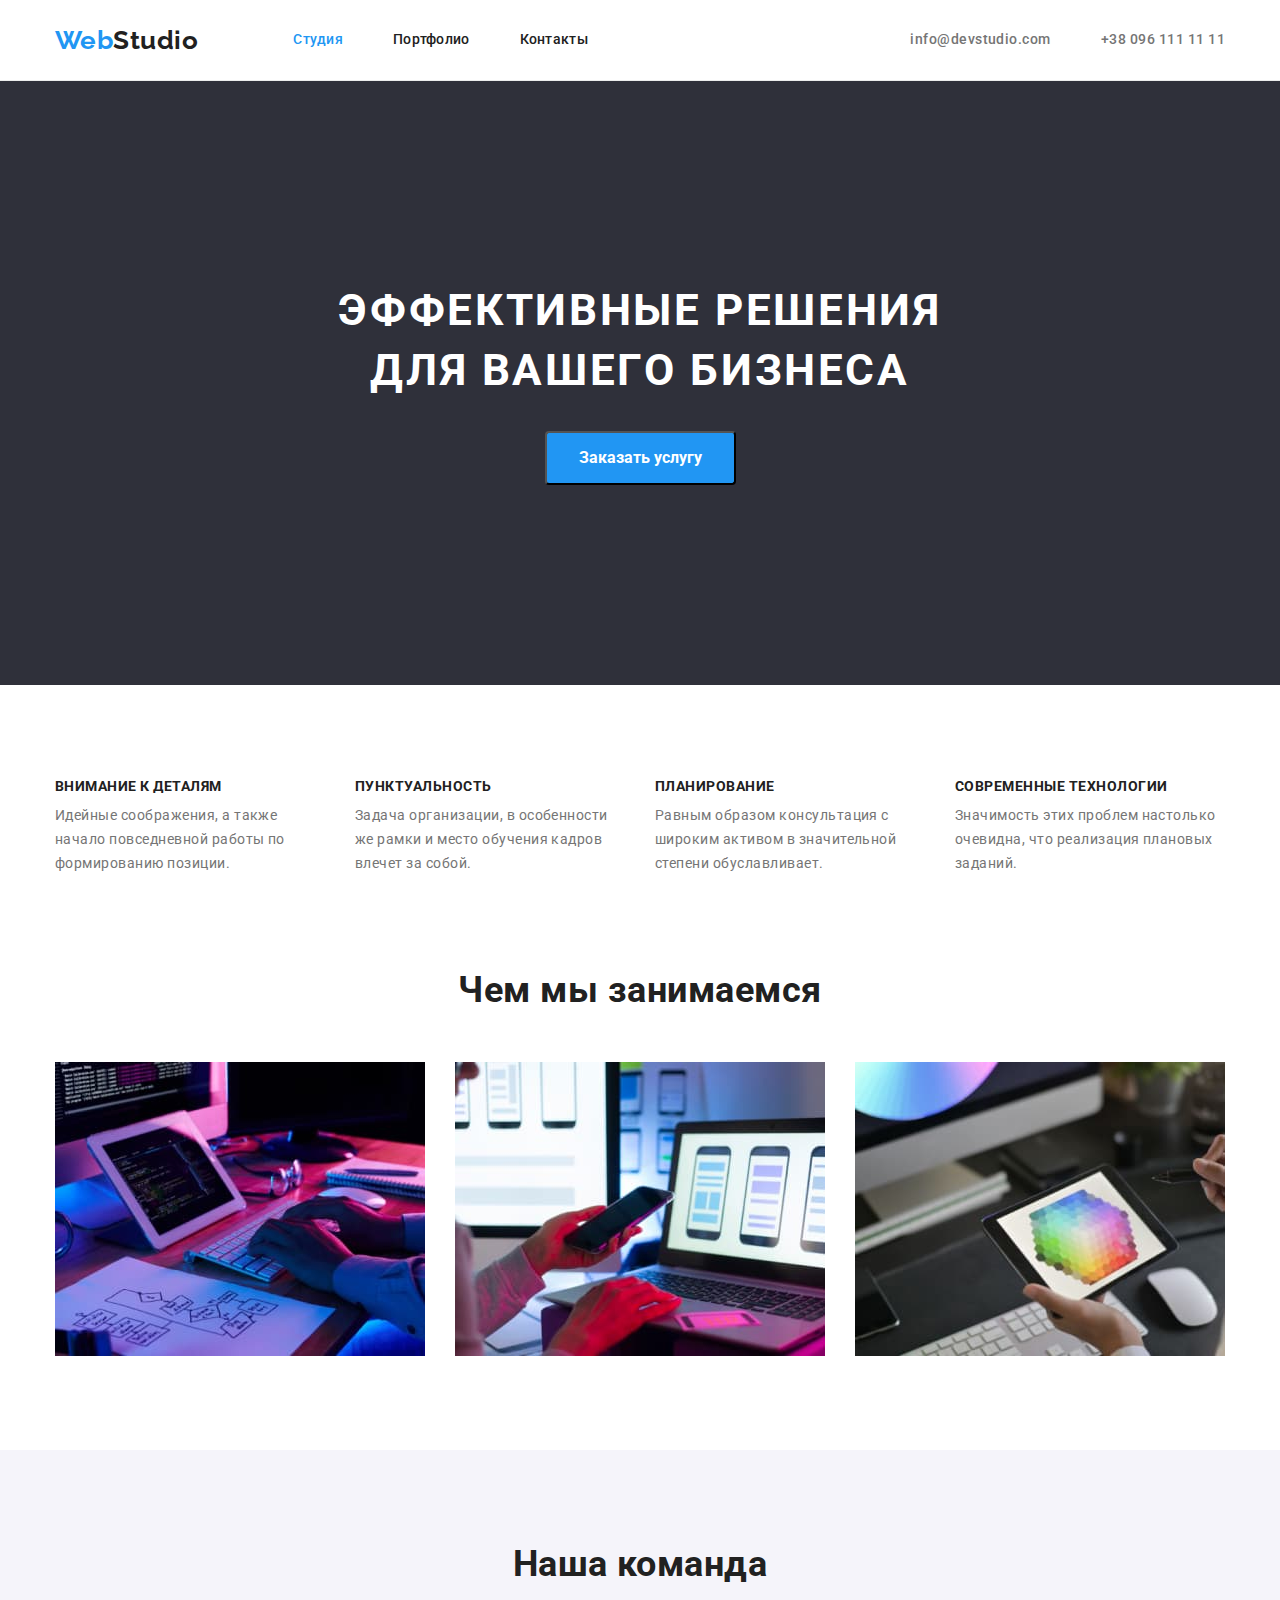
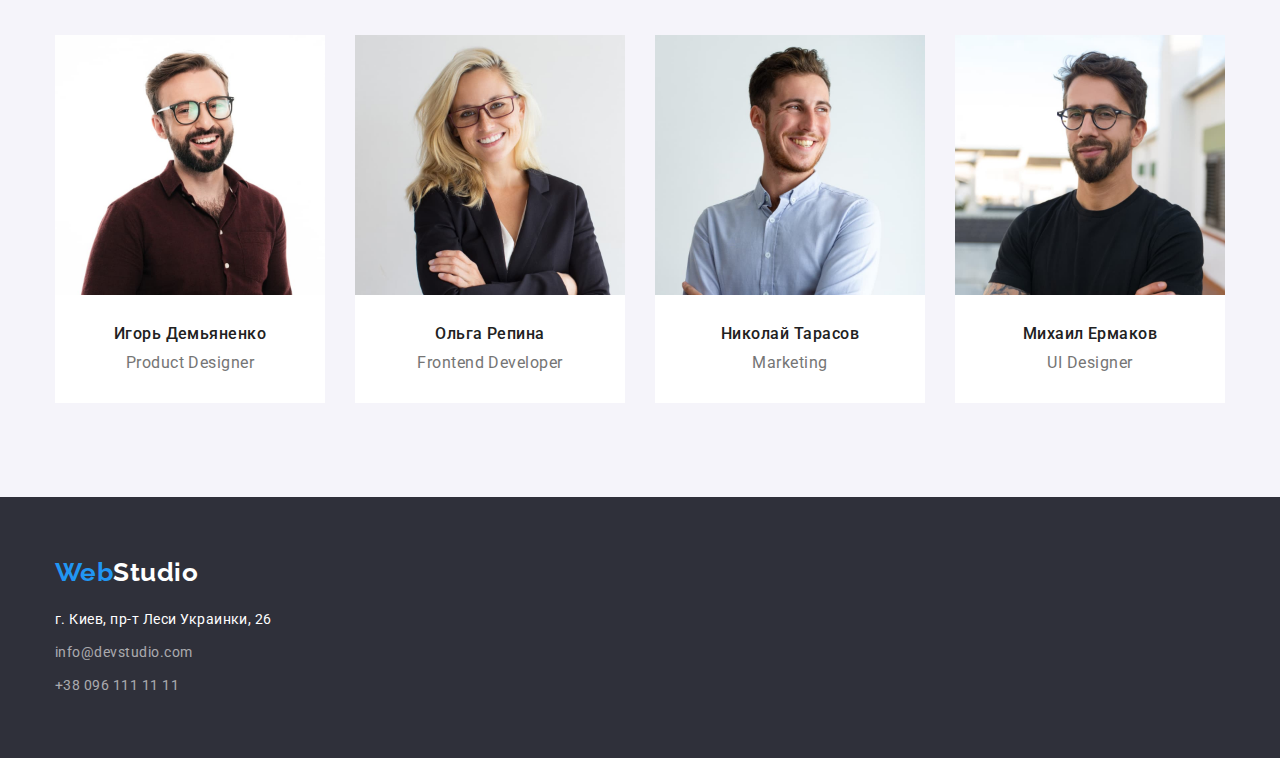
<file: index.html>
<!DOCTYPE html>
<html lang="en">
  <head>
    <meta charset="UTF-8" />
    <meta http-equiv="X-UA-Compatible" content="IE=edge" />
    <meta name="viewport" content="width=device-width, initial-scale=1.0" />
    <title>WebStudio</title>
    <link rel="preconnect" href="https://fonts.googleapis.com" />
    <link rel="preconnect" href="https://fonts.gstatic.com" crossorigin />
    <link
      href="https://fonts.googleapis.com/css2?family=Raleway:wght@700&family=Roboto:wght@400;500;700;900&display=swap"
      rel="stylesheet"
    />
    <link
      rel="stylesheet"
      href="https://cdnjs.cloudflare.com/ajax/libs/modern-normalize/1.1.0/modern-normalize.min.css"
    />
    <link rel="stylesheet" href="./css/styles.css" />
  </head>
  <body>
    <header>
      <div class="container nav">
        <nav>
          <a href="./index.html" class="logo"
            >Web<span class="logo-color">Studio</span></a
          >
          <ul class="site-nav list">
            <li class="item"><a href="" class="link current">Студия</a></li>
            <li class="item">
              <a href="./portfolio.html" class="link">Портфолио</a>
            </li>
            <li class="item"><a href="" class="link">Контакты</a></li>
          </ul>
        </nav>
        <ul class="auth-nav list">
          <li class="item">
            <a href="mailto:info@devstudio.com" class="contacts link"
              >info@devstudio.com</a
            >
          </li>
          <li class="item">
            <a href="tel:+380961111111" class="contacts link"
              >+38 096 111 11 11</a
            >
          </li>
        </ul>
      </div>
    </header>
    <main>
      <section class="hero">
        <div class="container">
          <h1 class="hero-title">
            Эффективные решения <br />
            для вашего бизнеса
          </h1>
          <button type="button" class="button-hero">Заказать услугу</button>
        </div>
      </section>
      <section class="section">
        <div class="container">
          <h2 class="section-title visually-hidden">Наши преимущества</h2>
          <ul class="features list">
            <li class="item">
              <h3 class="title">Внимание к деталям</h3>
              <p class="features-description">
                Идейные соображения, а также начало повседневной работы по
                формированию позиции.
              </p>
            </li>
            <li class="item">
              <h3 class="title">Пунктуальность</h3>
              <p class="features-description">
                Задача организации, в особенности же рамки и место обучения
                кадров влечет за собой.
              </p>
            </li>
            <li class="item">
              <h3 class="title">Планирование</h3>
              <p class="features-description">
                Равным образом консультация с широким активом в значительной
                степени обуславливает.
              </p>
            </li>
            <li class="item">
              <h3 class="title">Современные технологии</h3>
              <p class="features-description">
                Значимость этих проблем настолько очевидна, что реализация
                плановых заданий.
              </p>
            </li>
          </ul>
        </div>
      </section>
      <section class="section no-top-padding">
        <div class="container">
          <h2 class="section-title">Чем мы занимаемся</h2>

          <ul class="directions-list list">
            <li class="item">
              <img src="./images/img.jpeg" alt="Программирование" width="370" />
            </li>
            <li class="item">
              <img
                src="./images/img2.jpeg"
                alt="Мобильные приложения"
                width="370"
              />
            </li>
            <li class="item">
              <img src="./images/img3.jpeg" alt="Дизайн" width="370" />
            </li>
          </ul>
        </div>
      </section>
      <section class="section team">
        <div class="container">
          <h2 class="section-title">Наша команда</h2>
          <ul class="members-list list">
            <li class="item">
              <img
                src="./images/img4.jpeg"
                alt="Игорь Демьяненко"
                width="270"
                class="member-photo"
              />
              <div class="member-description">
                <h3 class="member-name">Игорь Демьяненко</h3>
                <p class="work-position">Product Designer</p>
              </div>
            </li>
            <li class="item">
              <img
                src="./images/img5.jpeg"
                alt="Ольга Репина"
                width="270"
                class="member-photo"
              />
              <div class="member-description">
                <h3 class="member-name">Ольга Репина</h3>
                <p class="work-position">Frontend Developer</p>
              </div>
            </li>
            <li class="item">
              <img
                src="./images/img6.jpeg"
                alt="Николай Тарасов"
                width="270"
                class="member-photo"
              />
              <div class="member-description">
                <h3 class="member-name">Николай Тарасов</h3>
                <p class="work-position">Marketing</p>
              </div>
            </li>
            <li class="item">
              <img
                src="./images/img7.jpeg"
                alt="Михаил Ермаков"
                width="270"
                class="member-photo"
              />
              <div class="member-description">
                <h3 class="member-name">Михаил Ермаков</h3>
                <p class="work-position">UI Designer</p>
              </div>
            </li>
          </ul>
        </div>
      </section>
    </main>
    <footer class="footer">
      <div class="container">
        <a href="./index.html" class="logo"
          >Web<span class="logo-bottom">Studio</span></a
        >

        <address>
          <span class="street">г. Киев, пр-т Леси Украинки, 26</span>
          <ul class="list">
            <li class="list-item">
              <a href="mailto:info@devstudio.com" class="contacts-bottom link"
                >info@devstudio.com</a
              >
            </li>
            <li class="list-item">
              <a href="tel:+380961111111" class="contacts-bottom link"
                >+38 096 111 11 11</a
              >
            </li>
          </ul>
        </address>
      </div>
    </footer>
  </body>
</html>
</file>
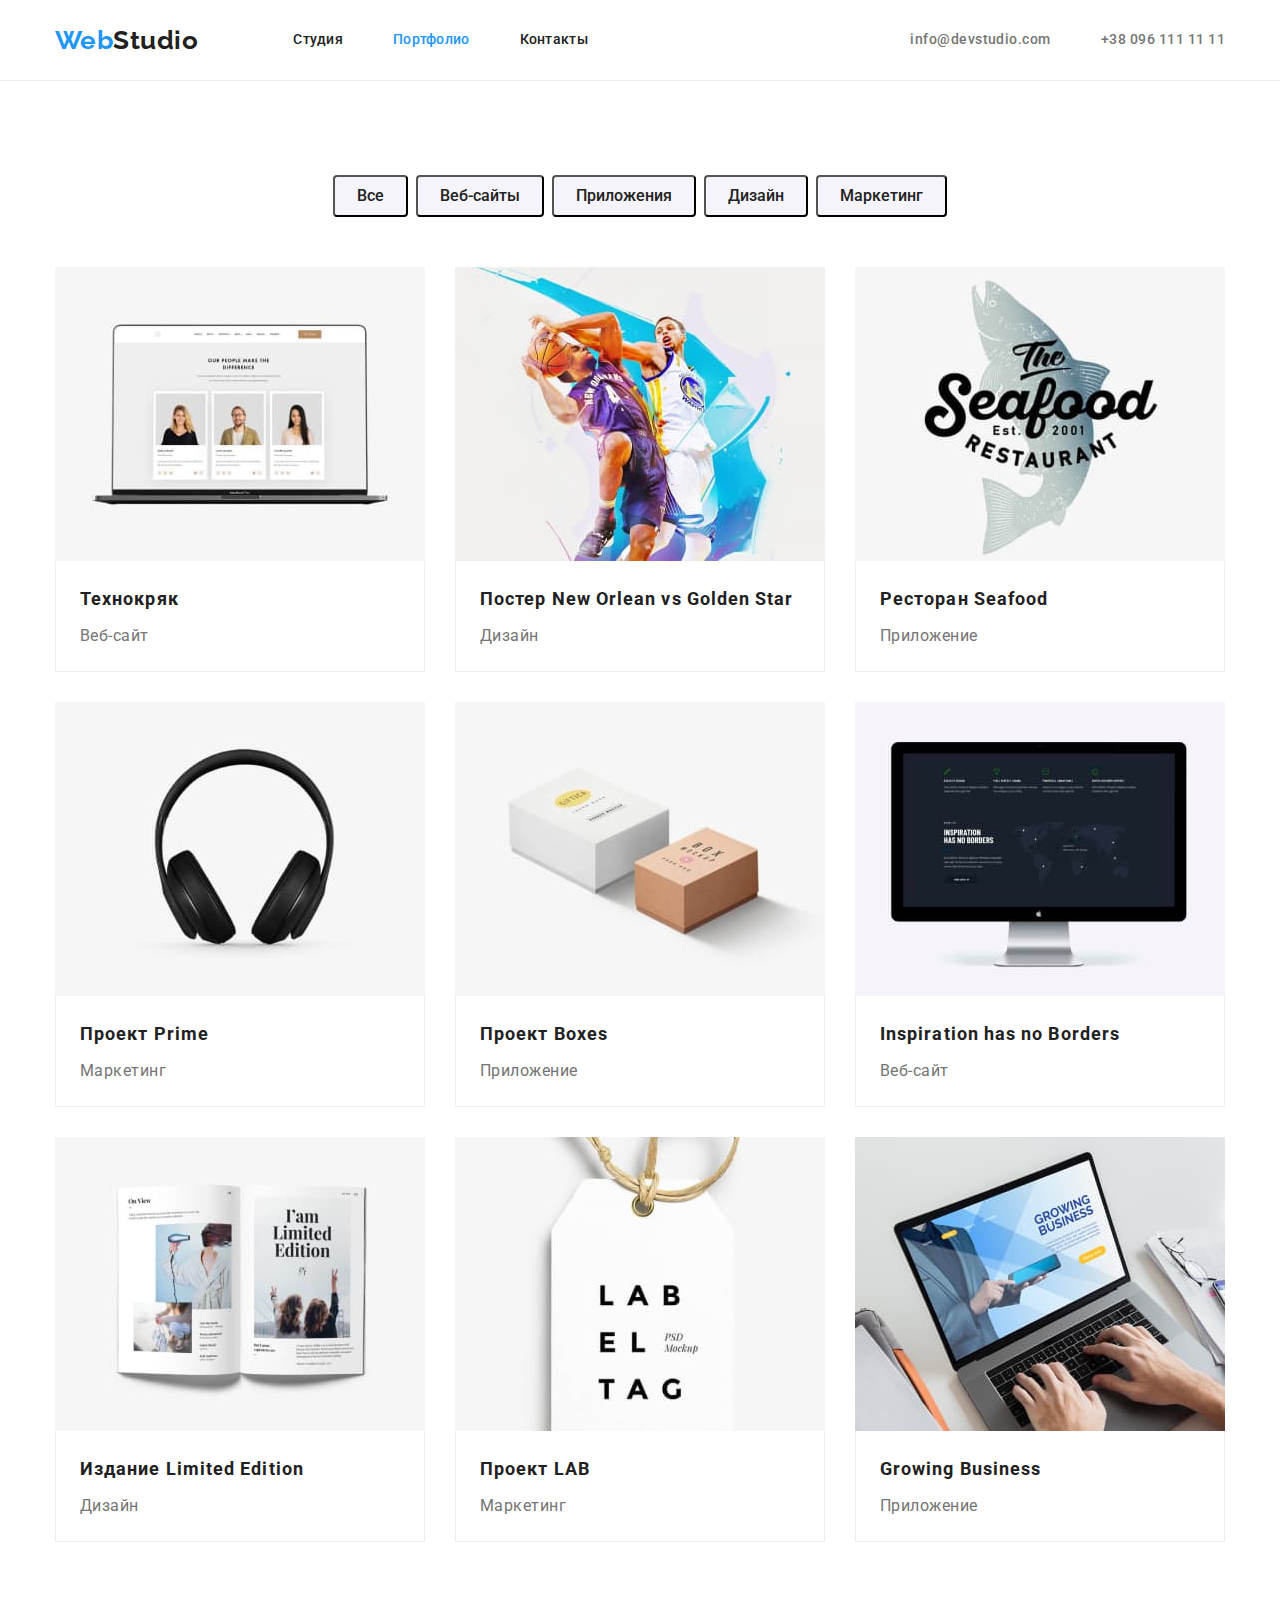
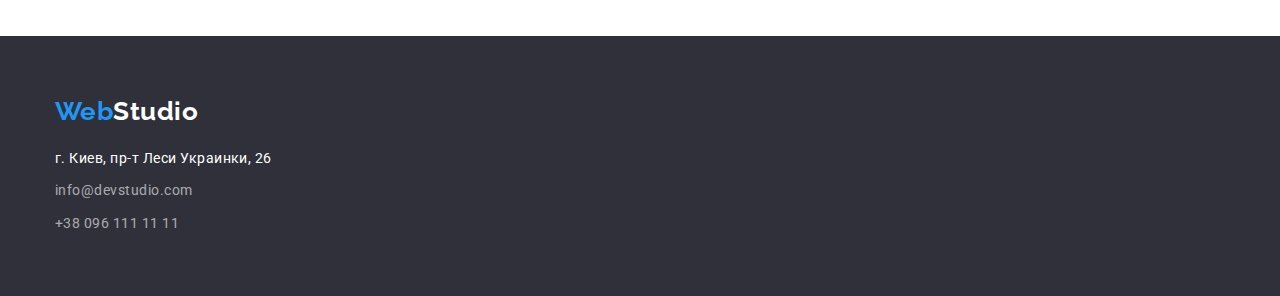
<file: portfolio.html>
<!DOCTYPE html>
<html lang="en">
  <head>
    <meta charset="UTF-8" />
    <meta http-equiv="X-UA-Compatible" content="IE=edge" />
    <meta name="viewport" content="width=device-width, initial-scale=1.0" />
    <title>WebStudio</title>
    <link rel="preconnect" href="https://fonts.googleapis.com" />
    <link rel="preconnect" href="https://fonts.gstatic.com" crossorigin />
    <link
      href="https://fonts.googleapis.com/css2?family=Raleway:wght@700&family=Roboto:wght@400;500;700;900&display=swap"
      rel="stylesheet"
    />
    <link
      rel="stylesheet"
      href="https://cdnjs.cloudflare.com/ajax/libs/modern-normalize/1.1.0/modern-normalize.min.css"
    />
    <link rel="stylesheet" href="./css/styles.css" />
  </head>
  <body>
    <header>
      <div class="container nav">
        <nav>
          <a href="./index.html" class="logo"
            >Web<span class="logo-color">Studio</span></a
          >
          <ul class="site-nav list">
            <li class="item"><a href="./index.html" class="link">Студия</a></li>
            <li class="item">
              <a href="" class="link current">Портфолио</a>
            </li>
            <li class="item"><a href="" class="link">Контакты</a></li>
          </ul>
        </nav>
        <ul class="auth-nav list">
          <li class="item">
            <a href="mailto:info@devstudio.com" class="contacts link"
              >info@devstudio.com</a
            >
          </li class="item">
          <li>
            <a href="tel:+380961111111" class="contacts link"
              >+38 096 111 11 11</a
            >
          </li>
        </ul>
      </div>
    </header>
    <main>
      <section class="section">
        <div class="container">
          <h1 class="visually-hidden">Портфолио</h1>
          <ul class="portfolio-buttons list">
            <li class="item"><button type="button" class="button">Все</button></li>
            <li class="item"><button type="button" class="button">Веб-сайты</button></li>
            <li class="item"><button type="button" class="button">Приложения</button></li>
            <li class="item"><button type="button" class="button">Дизайн</button></li>
            <li class="item"><button type="button" class="button">Маркетинг</button></li>
          </ul>
          <h2 class="visually-hidden">Примеры работ</h2>
          <ul class="examples list">
            <li class="card">
              <a href="" class="link"
                ><img
                  src="./images/portfolio.jpeg"
                  alt="Технокряк"
                  width="370"
                  class="card-img"
                />
               <div class="project-description">
                  <h3 class="project-name">Технокряк</h3>
                  <p class="product-type">Веб-сайт</p>
               </div>
              </a>
            </li>
            <li class="card">
              <a href="" class="link"
                ><img
                  src="./images/portfolio2.jpeg"
                  alt="Постер New Orlean vs Golden Star"
                  width="370"
                  class="card-img"
                />
                <div class="project-description">
                  <h3 class="project-name">Постер New Orlean vs Golden Star</h3>
                  <p class="product-type">Дизайн</p>
                </div>
              </a>
            </li>
            <li class="card">
              <a href="" class="link"
                ><img
                  src="./images/portfolio3.jpeg"
                  alt="Ресторан Seafood"
                  width="370"
                  class="card-img"
                />
                <div class="project-description">
                  <h3 class="project-name">Ресторан Seafood</h3>
                  <p class="product-type">Приложение</p>
                </div>
              </a>
            </li>
            <li class="card">
              <a href="" class="link"
                ><img
                  src="./images/portfolio4.jpeg"
                  alt="Проект Prime"
                  width="370"
                  class="card-img"
                />
                <div class="project-description">
                  <h3 class="project-name">Проект Prime</h3>
                  <p class="product-type">Маркетинг</p>
                </div>
              </a>
            </li>
            <li class="card">
              <a href="" class="link"
                ><img
                  src="./images/portfolio5.jpeg"
                  alt="Проект Boxes"
                  width="370"
                  class="card-img"
                />
                <div class="project-description">
                  <h3 class="project-name">Проект Boxes</h3>
                  <p class="product-type">Приложение</p>
                </div>
              </a>
            </li>
            <li class="card">
              <a href="" class="link"
                ><img
                  src="./images/portfolio6.jpeg"
                  alt="Inspiration has no Borders"
                  width="370"
                  class="card-img"
                />
                <div class="project-description">
                  <h3 class="project-name">Inspiration has no Borders</h3>
                  <p class="product-type">Веб-сайт</p>
                </div>
              </a>
            </li>
            <li class="card">
              <a href="" class="link"
                ><img
                  src="./images/portfolio7.jpeg"
                  alt="Издание Limited Edition"
                  width="370"
                  class="card-img"
                />
                <div class="project-description">
                  <h3 class="project-name">Издание Limited Edition</h3>
                  <p class="product-type">Дизайн</p>
                </div>
              </a>
            </li>
            <li class="card">
              <a href="" class="link"
                ><img
                  src="./images/portfolio8.jpeg"
                  alt="Проект LAB"
                  width="370"
                  class="card-img"
                />
                <div class="project-description">
                  <h3 class="project-name">Проект LAB</h3>
                  <p class="product-type">Маркетинг</p>
                </div>
              </a>
            </li>
            <li class="card">
              <a href="" class="link"
                ><img
                  src="./images/portfolio9.jpeg"
                  alt="Growing Business"
                  width="370"
                  class="card-img"
                />
                <div class="project-description">
                  <h3 class="project-name">Growing Business</h3>
                  <p class="product-type">Приложение</p>
                </div>
              </a>
            </li>
          </ul>
        </div>
      </section>
    </main>
    <footer class="footer">
      <div class="container">
          <a href="./index.html" class="logo"
            >Web<span class="logo-bottom">Studio</span></a
          >
        <address>
          <span class="street">г. Киев, пр-т Леси Украинки, 26</span>
          <ul class="list">
            <li class="list-item">
              <a href="mailto:info@devstudio.com" class="contacts-bottom link"
                >info@devstudio.com</a
              >
            </li>
            <li class="list-item">
              <a href="tel:+380961111111" class="contacts-bottom link"
                >+38 096 111 11 11</a
              >
            </li>
          </ul>
        </address>
      </div>
    </footer>
  </body>
</html>
</file>
<file: css/styles.css>
/*цвет основного текста #212121 */
/* вторичный цвет  #757575*/
/* белый цвет #FFFFFF */
/* акцент color #2196F3 */
/* вторичный цвет фона #F5F4FA */

:root {
  --primary-text-color: #212121;
  --secondary-text-color: #757575;
  --white-color: #ffffff;
  --accent-color: #2196f3;
  --secondary-background-color: #f5f4fa;
}

h1,
h2,
h3,
h4,
h5,
h6,
p,
ul {
  margin: 0;
  padding: 0;
}

body {
  background-color: var(--white-color);
  color: #212121;
  font-family: roboto, sans-serif;
  letter-spacing: 0.03em;
}
header {
  border-bottom: 1px solid #ececec;
}

img {
  display: block;
}

.list {
  list-style: none;
}

.link {
  text-decoration: none;
}

.container {
  margin-right: auto;
  margin-left: auto;
  width: 1200px;
  padding-left: 15px;
  padding-right: 15px;
  /* outline: 2px solid green; */
}

/* logo */

.logo {
  color: var(--accent-color);
  text-decoration: none;
  font-family: raleway, sans-serif;
  font-weight: 700;
  font-size: 26px;
  line-height: 1.19;
}

.logo-color {
  color: var(--primary-text-color);
}

/* site-nav */

.site-nav {
  display: flex;
  margin-left: 95px;
}

.site-nav .item:not(:last-child) {
  margin-right: 50px;
}

.site-nav .link {
  color: var(--primary-text-color);
  font-weight: 500;
  font-size: 14px;
  line-height: 1.14;
  letter-spacing: 0.02em;
  padding-top: 32px;
  padding-bottom: 32px;
  display: block;
}

.site-nav .link:hover,
.site-nav .link:focus {
  color: var(--accent-color);
}
.site-nav .link.current {
  color: var(--accent-color);
}

/* auth nav */

.auth-nav {
  display: flex;
}

nav {
  display: flex;
  align-items: center;
}

.container.nav {
  display: flex;
  justify-content: space-between;
}

.container .auth-nav {
  justify-content: flex-end;
}

.auth-nav .contacts {
  color: var(--secondary-text-color);
  font-weight: 500;
  font-size: 14px;
  line-height: 1.14;
}

.auth-nav .contacts:hover,
.auth-nav .contacts:focus {
  color: var(--accent-color);
}

.auth-nav .item:not(:last-child) {
  margin-right: 50px;
}

.auth-nav .contacts {
  padding-top: 32px;
  padding-bottom: 32px;
  display: block;
}

/* hero */

.hero {
  background-color: #2f303a;
  text-align: center;
  padding-top: 200px;
  padding-bottom: 200px;
}

.hero-title {
  color: #ffffff;
  font-size: 44px;
  line-height: 1.36;
  letter-spacing: 0.06em;
  text-transform: uppercase;
  margin-bottom: 30px;
}

.button-hero {
  color: var(--white-color);
  background-color: var(--accent-color);
  font-weight: 700;
  font-size: 16px;
  line-height: 1.87;
  cursor: pointer;
  font-family: inherit;
  border-radius: 4px;
  padding: 10px 32px;
}

.button-hero:hover,
.button-hero:focus {
  background-color: #188ce8;
}

/* section */

.section {
  padding-top: 94px;
  padding-bottom: 94px;
}

.section-title {
  color: var(--primary-text-color);
  font-weight: 700;
  font-size: 36px;
  line-height: 1.16;
  text-align: center;
  margin-bottom: 50px;
}

.no-top-padding {
  padding-top: 0;
}

/* hidden titles */

.visually-hidden {
  position: absolute;
  width: 1px;
  height: 1px;
  margin: -1px;
  border: 0;
  padding: 0;

  white-space: nowrap;
  clip-path: inset(100%);
  clip: rect(0 0 0 0);
  overflow: hidden;
}

/* features */
.features {
  display: flex;
}

.features .item {
  width: 270px;
}

.features .item:not(:last-child) {
  margin-right: 30px;
}

.features .title {
  color: var(--primary-text-color);
  font-weight: 700;
  font-size: 14px;
  line-height: 1.14;
  text-transform: uppercase;
  margin-bottom: 10px;
}

/* абзацы преимуществ */
.features-description {
  color: var(--secondary-text-color);
  font-size: 14px;
  line-height: 1.7;
}

/* directions list */
.directions-list {
  color: var(--primary-text-color);
  display: flex;
}

.directions-list .item {
  width: calc((100% - 60px) / 3);
  margin-right: 30px;
}

.directions-list .item:nth-child(3n) {
  margin-right: 0px;
}

/* button */
.button {
  color: var(--primary-text-color);
  background-color: var(--secondary-background-color);
  font-weight: 500;
  font-size: 16px;
  line-height: 1.62;
  cursor: pointer;
  font-family: inherit;
  border-radius: 4px;
  padding: 6px 22px;
}

.button:hover,
.button:focus {
  color: var(--white-color);
  background-color: var(--accent-color);
}

/* section team */

.section.team {
  background-color: #f5f4fa;
}
.members-list {
  display: flex;
}

.members-list .item {
  width: calc((100% - 90px) / 4);
  margin-right: 30px;
  background-color: var(--white-color);
}

.members-list .item:nth-child(4n) {
  margin-right: 0px;
}

/* member photo */
.member-photo {
}

/* member name */
.member-name {
  font-weight: 500;
  font-size: 16px;
  line-height: 1.18;
  margin-bottom: 10px;
}

/* должности */
.work-position {
  color: var(--secondary-text-color);
  font-size: 16px;
  line-height: 1.18;
}

.member-description {
  text-align: center;
  padding-top: 30px;
  padding-bottom: 30px;
}

/* footer */

.footer {
  background-color: #2f303a;
  padding-top: 60px;
  padding-bottom: 60px;
}

/* logo bottom */
.logo-bottom {
  color: var(--white-color);
}
.footer .logo {
  display: block;
  margin-bottom: 20px;
}

/* street adress */
.street {
  color: var(--white-color);
  font-weight: 400;
  font-size: 14px;
  line-height: 1.71;
  background-color: #2f303a;
  font-style: normal;
  margin-bottom: 9px;
  display: block;
}

/* contacts bottom */
.contacts-bottom {
  color: rgba(255, 255, 255, 0.6);
  font-weight: 400;
  font-size: 14px;
  line-height: 1.71;
  font-style: normal;
}

.contacts-bottom:hover {
  color: var(--accent-color);
}

.list-item:not(:last-child) {
  margin-bottom: 9px;
}

/* кнопки портфолио */

.portfolio-buttons {
  margin-bottom: 50px;
  display: flex;
  justify-content: center;
}
.portfolio-buttons .item:not(:last-child) {
  margin-right: 8px;
}

/* projects 2nd page */

.examples {
  display: flex;
  flex-wrap: wrap;
}

/* card image */
.card-img {
}

/* card */

.card {
  width: calc((100% - 60px) / 3);
  margin-right: 30px;
  margin-bottom: 30px;
}

.card:nth-child(3n) {
  margin-right: 0px;
}

.card:nth-last-child(-n + 3) {
  margin-bottom: 0;
}

.project-description {
  padding: 20px 24px;
  border-right: 1px solid #eeeeee;
  border-bottom: 1px solid #eeeeee;
  border-left: 1px solid #eeeeee;
}

.project-name {
  color: var(--primary-text-color);
  font-weight: 700;
  font-size: 18px;
  line-height: 2;
  letter-spacing: 0.06em;
  margin-bottom: 4px;
}

/* product type */

.product-type {
  color: var(--secondary-text-color);
  font-size: 16px;
  line-height: 1.87;
}
</file>
